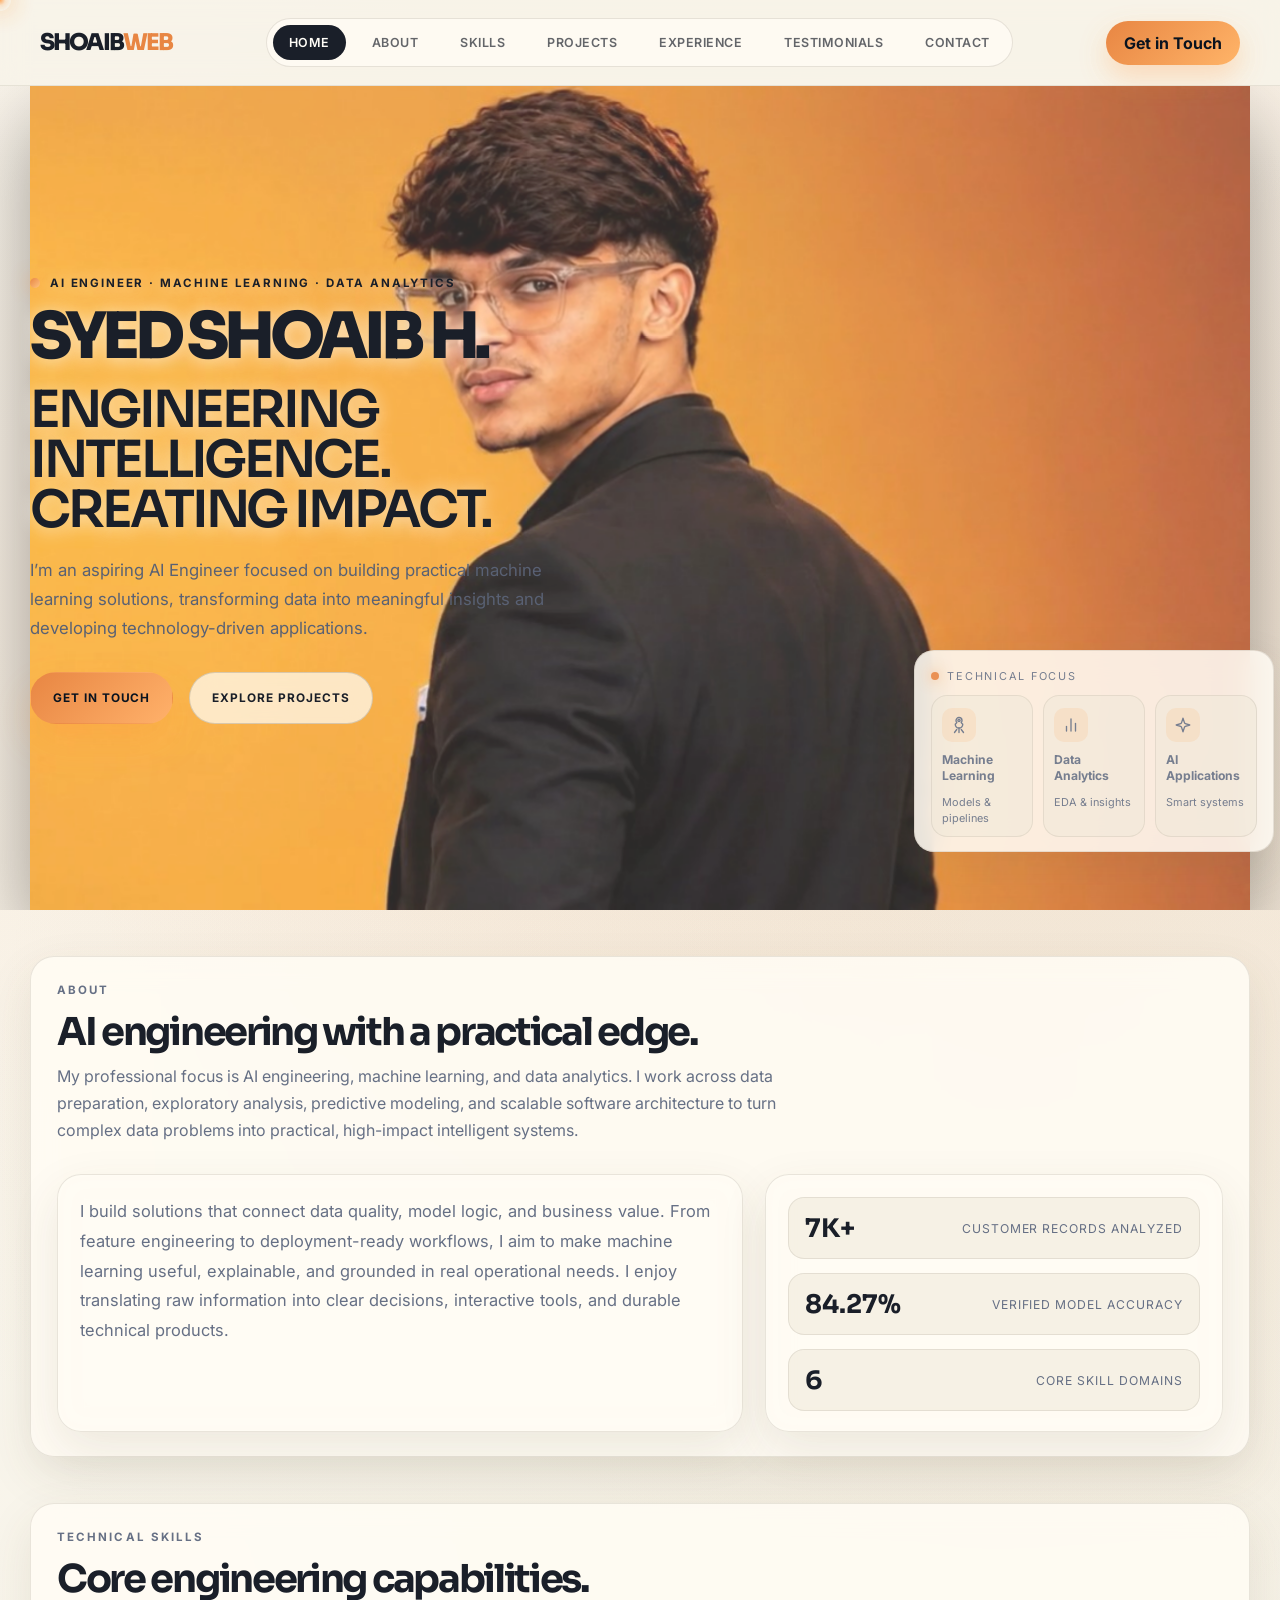
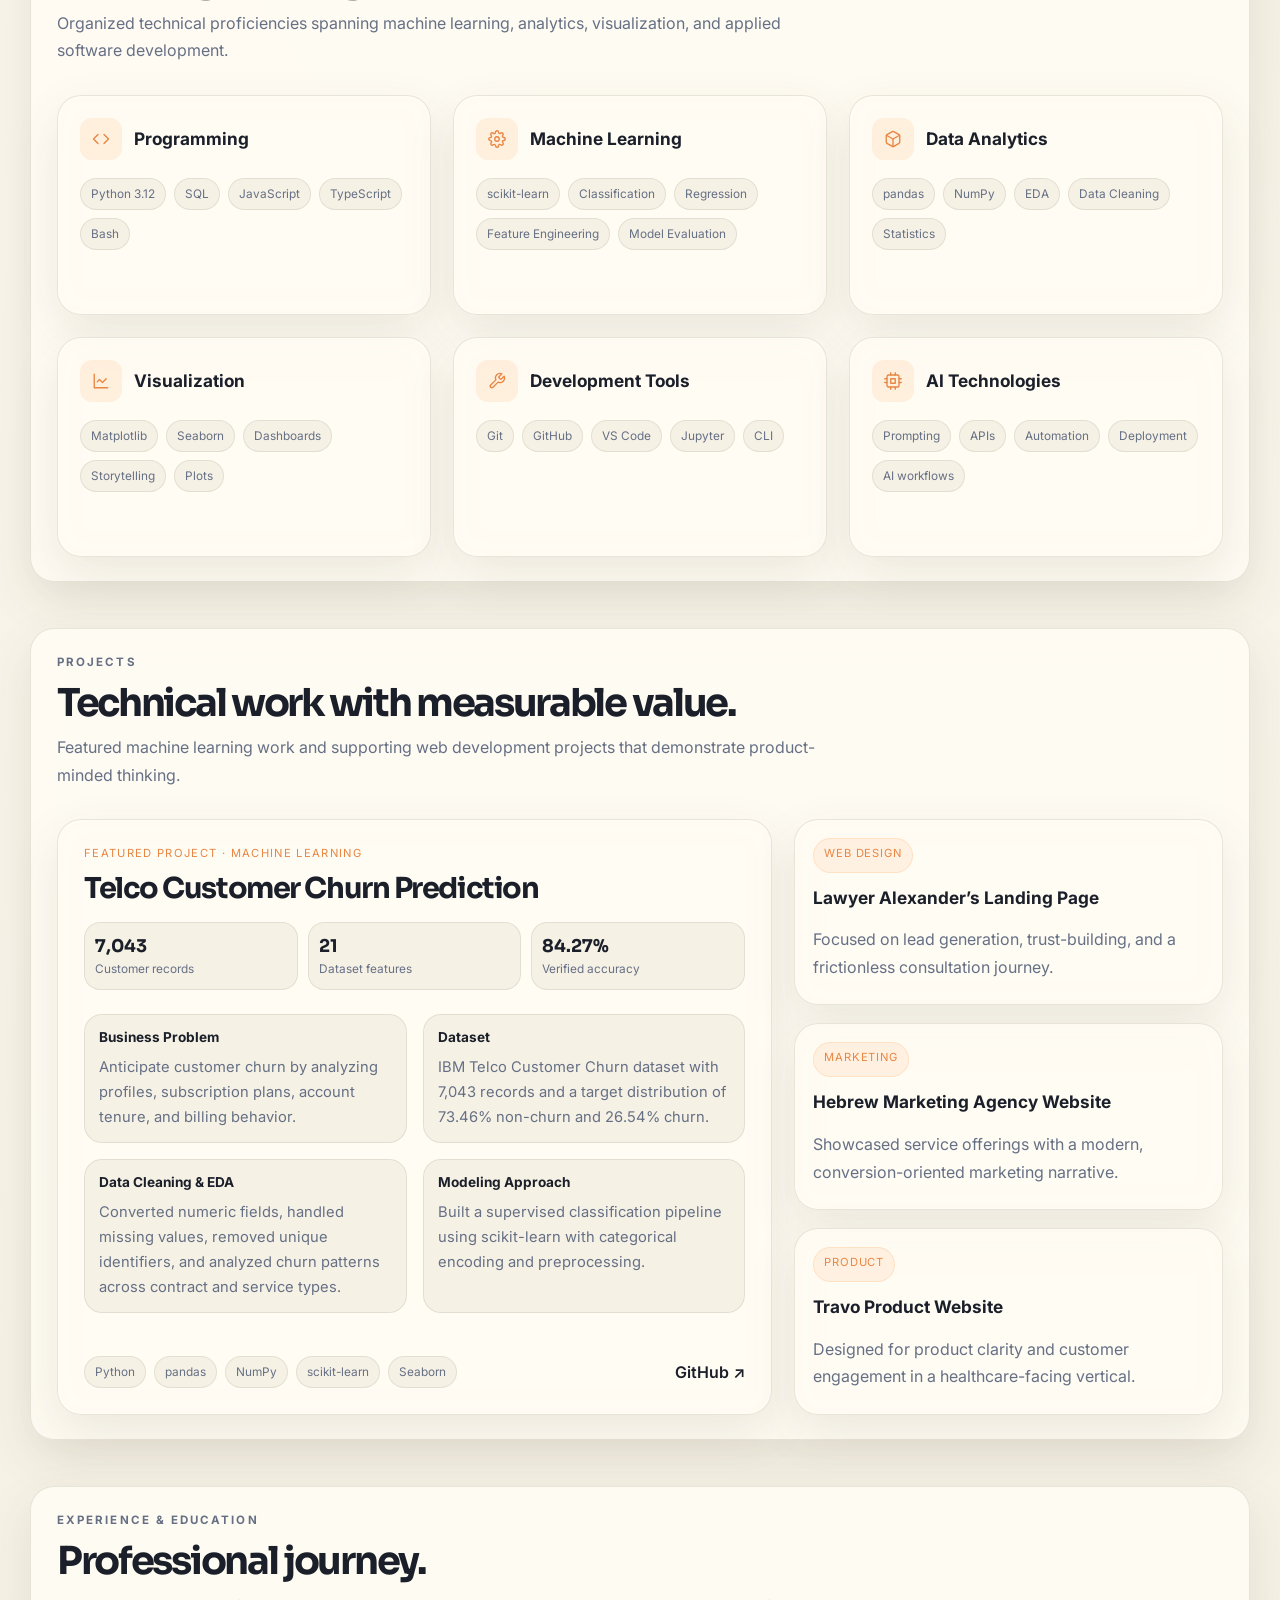
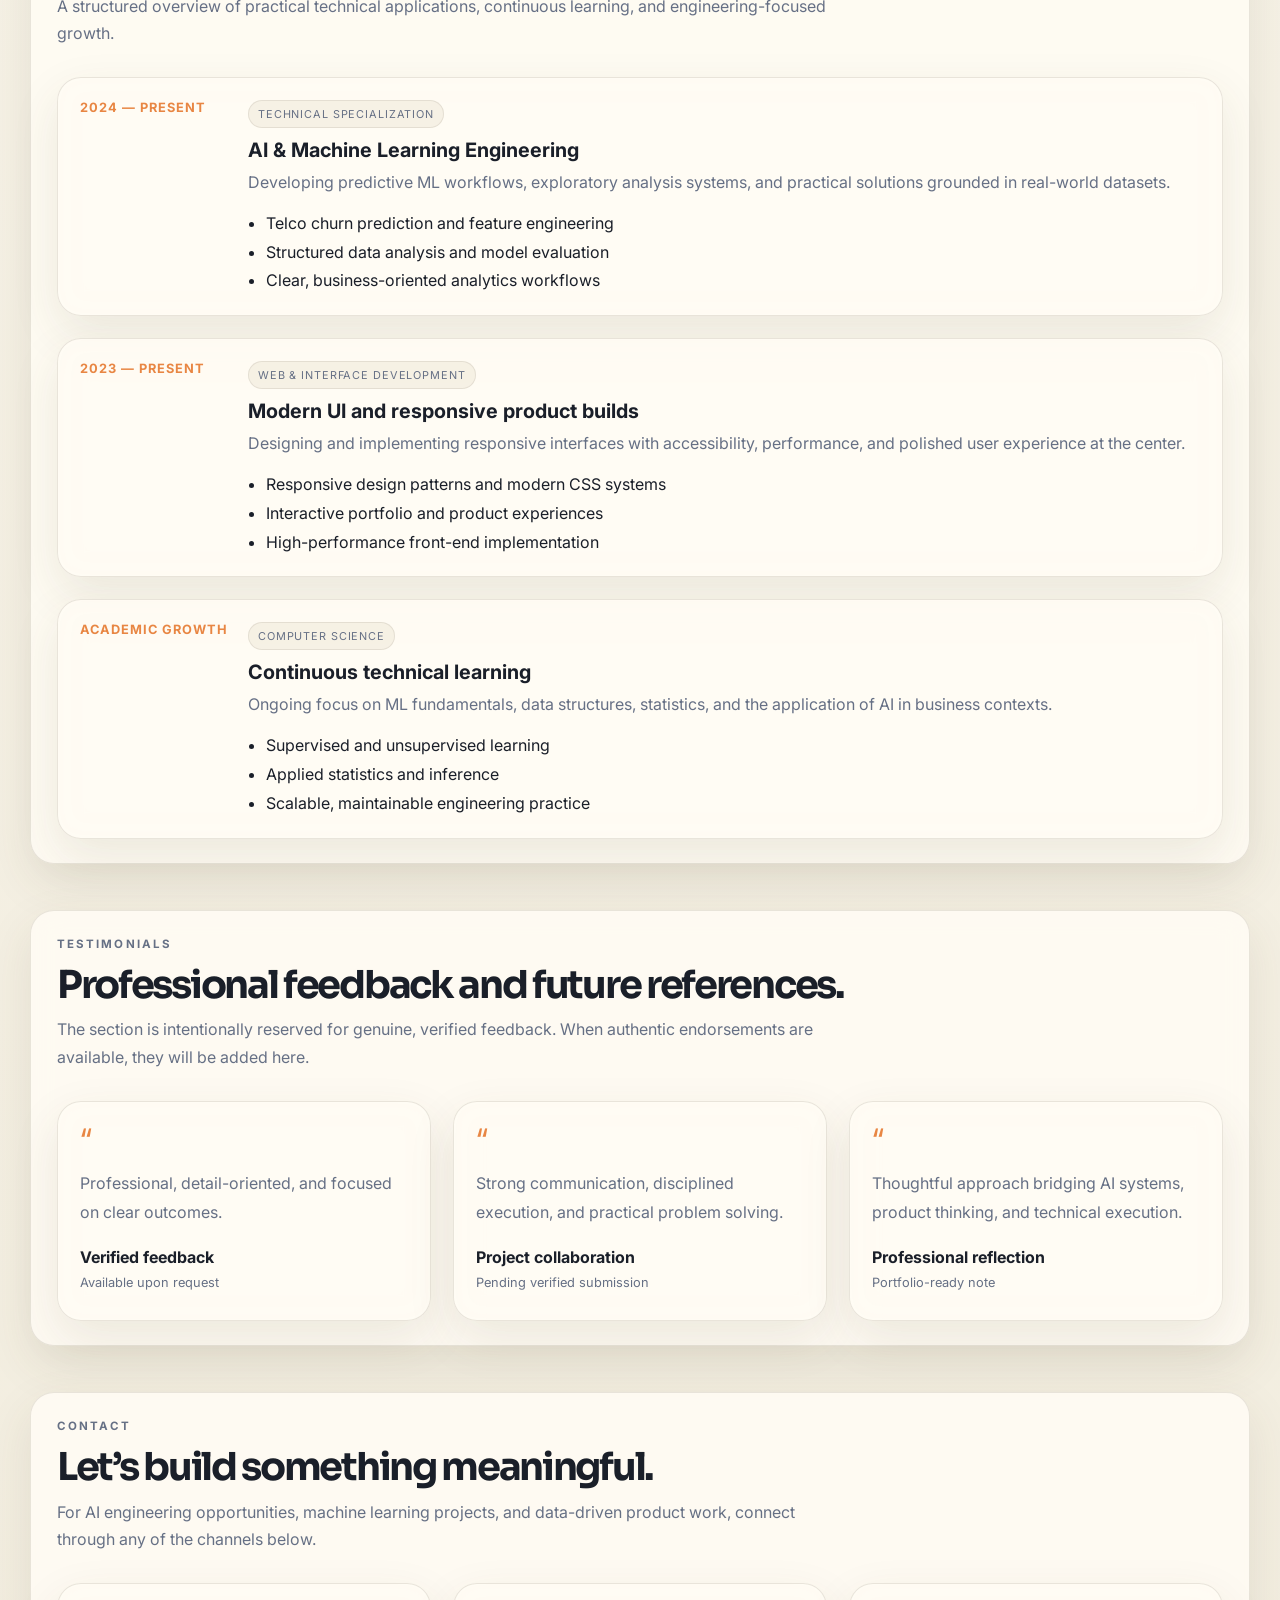
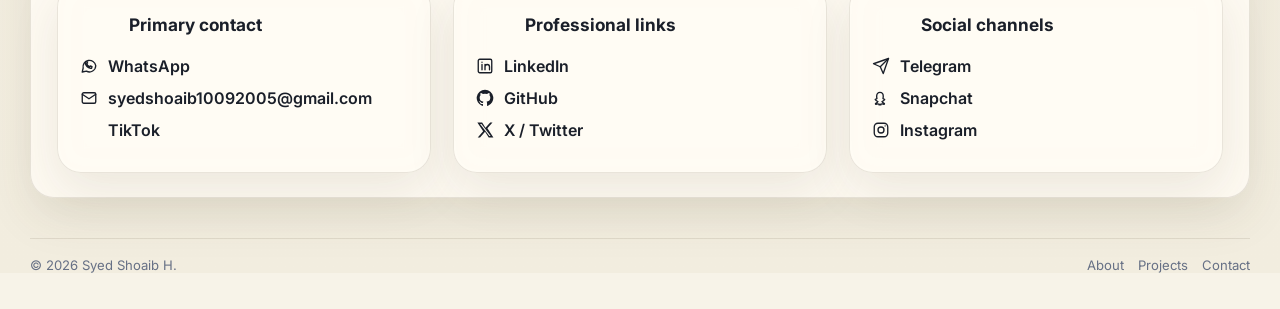
<file: index.html>
<!DOCTYPE html>
<html lang="en">
  <head>
    <meta charset="UTF-8" />
    <meta name="viewport" content="width=device-width, initial-scale=1.0" />
    <meta name="description" content="AI Engineer portfolio for Syed Shoaib H., focused on machine learning, data analytics, and modern intelligent product development." />
    <title>Syed Shoaib H. — AI Engineer | Machine Learning & Data Analytics</title>
    <link rel="preconnect" href="https://fonts.googleapis.com" />
    <link rel="preconnect" href="https://fonts.gstatic.com" crossorigin />
    <link href="https://fonts.googleapis.com/css2?family=Inter:wght@400;500;600;700;800&family=Sora:wght@400;500;600;700;800&display=swap" rel="stylesheet" />
    <style>
      :root {
        --bg: #101b2e;
        --bg-2: #17243a;
        --panel: rgba(23, 36, 58, 0.78);
        --text: #f5f7fa;
        --muted: #aab5c5;
        --orange: #ff963d;
        --shadow: 0 24px 60px rgba(0, 0, 0, 0.42);
      }
      * { box-sizing: border-box; }
      html { scroll-behavior: smooth; background: var(--bg); }
      body {
        margin: 0; min-height: 100vh;
        background: radial-gradient(circle at top right, rgba(255, 150, 61, 0.18), transparent 26%), radial-gradient(circle at left center, rgba(62, 115, 213, 0.18), transparent 35%), linear-gradient(180deg, #0c1425 0%, #101b2e 26%, #0b1424 100%);
        color: var(--text); font-family: 'Inter', sans-serif; overflow-x: hidden;
      }
      a { color: inherit; text-decoration: none; }
      img { max-width: 100%; display: block; }
      button { font: inherit; }
      .page-shell { position: relative; min-height: 100vh; isolation: isolate; }
      .page-shell::before, .page-shell::after { content: ""; position: absolute; inset: 0; pointer-events: none; }
      .page-shell::before {
        background: radial-gradient(circle at 20% 12%, rgba(255, 150, 61, 0.12), transparent 18%), radial-gradient(circle at 77% 24%, rgba(60, 112, 201, 0.14), transparent 22%), linear-gradient(90deg, rgba(255, 255, 255, 0.02), transparent 30%, rgba(255, 255, 255, 0.015) 60%, transparent 100%);
        z-index: -2;
      }
      .page-shell::after {
        background-image: linear-gradient(rgba(255,255,255,0.015) 1px, transparent 1px), linear-gradient(90deg, rgba(255,255,255,0.01) 1px, transparent 1px);
        background-size: 34px 34px; mask-image: radial-gradient(circle at center, black 30%, transparent 90%); z-index: -1;
      }
      .cursor-glow {
        position: fixed; left: 0; top: 0; width: 22px; height: 22px; border-radius: 50%; pointer-events: none; transform: translate(-50%, -50%);
        background: radial-gradient(circle, rgba(255, 150, 61, 0.9) 0%, rgba(255, 150, 61, 0.2) 35%, rgba(255, 150, 61, 0) 72%); box-shadow: 0 0 24px rgba(255, 150, 61, 0.55); opacity: 0.9; z-index: 99; transition: opacity 0.15s ease;
      }
      .topbar { position: sticky; top: 0; z-index: 20; backdrop-filter: blur(14px); background: rgba(12, 20, 37, 0.3); border-bottom: 1px solid rgba(255, 255, 255, 0.05); }
      .topbar-inner { width: min(1200px, calc(100% - 36px)); margin: 0 auto; padding: 18px 0; display: flex; align-items: center; justify-content: space-between; gap: 18px; }
      .brand { display: inline-flex; align-items: center; font-family: 'Sora', sans-serif; font-weight: 800; letter-spacing: -0.08em; font-size: clamp(1.15rem, 1.8vw, 1.7rem); }
      .brand .brand-s { color: var(--text); }
      .brand .brand-w { color: var(--orange); }
      .nav-toggle { display: none; }
      .nav { display: flex; align-items: center; gap: 10px; padding: 6px; border: 1px solid rgba(255,255,255,0.12); border-radius: 999px; background: rgba(18,29,46,0.6); }
      .nav a { padding: 10px 16px; border-radius: 999px; color: rgba(245,247,250,0.78); font-size: 0.78rem; font-weight: 600; letter-spacing: 0.04em; text-transform: uppercase; transition: 180ms ease; }
      .nav a:hover, .nav a.active { color: #08111e; background: rgba(245,247,250,0.95); }
      .header-cta { display: inline-flex; align-items: center; justify-content: center; padding: 12px 18px; border-radius: 999px; background: linear-gradient(135deg, var(--orange) 0%, #ffb468 100%); color: #09131f; font-weight: 700; box-shadow: 0 12px 28px rgba(255,150,61,0.28); }
      main { width: min(1220px, calc(100% - 32px)); margin: 0 auto; padding-bottom: 40px; }
      section { scroll-margin-top: 96px; }
      .hero {
        position: relative;
        isolation: isolate;
        width: 100vw;
        height: calc(100svh - 76px);
        min-height: 620px;
        max-height: 920px;
        margin-left: calc(50% - 50vw);
        padding: 0;
        overflow: hidden;
      }
      .hero-inner {
        position: relative;
        width: min(1220px, calc(100% - 32px));
        height: 100%;
        margin: 0 auto;
        display: flex;
        align-items: center;
      }
      .hero-copy { position: relative; z-index: 4; width: min(620px, 54vw); }
      .eyebrow { display: inline-flex; align-items: center; gap: 10px; margin-bottom: 18px; color: rgba(245,247,250,0.88); letter-spacing: 0.16em; font-size: 0.72rem; font-weight: 700; text-transform: uppercase; }
      .eyebrow::before { content: ""; width: 10px; height: 10px; border-radius: 50%; background: linear-gradient(135deg, var(--orange), #ffc27e); box-shadow: 0 0 18px rgba(255,150,61,0.7); }
      h1 { margin: 0; font-family: 'Sora', sans-serif; font-size: clamp(2.8rem, 5vw, 5.4rem); line-height: 0.92; letter-spacing: -0.08em; font-weight: 800; }
      h2 { margin: 18px 0 20px; font-family: 'Sora', sans-serif; font-size: clamp(2.2rem, 4vw, 4.1rem); line-height: 0.98; letter-spacing: -0.06em; font-weight: 600; max-width: 620px; }
      .hero-copy p { margin: 0; max-width: 540px; color: var(--muted); font-size: 1.05rem; line-height: 1.75; }
      .cta-row { display: flex; flex-wrap: wrap; gap: 16px; margin-top: 28px; }
      .primary-button, .secondary-button { display: inline-flex; align-items: center; justify-content: center; gap: 10px; min-height: 52px; padding: 0 22px; border-radius: 999px; border: 1px solid transparent; text-transform: uppercase; letter-spacing: 0.08em; font-size: 0.74rem; font-weight: 700; transition: transform 180ms ease, box-shadow 180ms ease, border-color 180ms ease; }
      .primary-button { background: linear-gradient(135deg, var(--orange), #ffb16a); color: #09131f; box-shadow: 0 18px 36px rgba(255,150,61,0.22); }
      .secondary-button { border-color: rgba(255,255,255,0.12); background: rgba(255,255,255,0.02); color: var(--text); }
      .primary-button:hover, .secondary-button:hover { transform: translateY(-2px); }
      .hero-visual {
        position: absolute;
        inset: 0;
        z-index: 1;
        display: block;
        min-height: 100%;
        pointer-events: none;
      }
      .hero-visual::before {
        content: "";
        position: absolute;
        inset: 0;
        z-index: 3;
        background: rgba(15, 23, 38, 0.06);
        pointer-events: none;
      }
      .portrait-wrap { position: absolute; inset: 0; width: 100%; height: 100%; aspect-ratio: auto; display: block; }
      .portrait-glow { display: none; }
      .portrait-orbit { display: none; }
      .orbit-1 { inset: 10% 14% 18% 14%; }
      .orbit-2 { inset: 20% 24% 24% 24%; animation-duration: 28s; }
      @keyframes drift { 0% { transform: rotate(0deg) scale(1); } 50% { transform: rotate(180deg) scale(1.04); } 100% { transform: rotate(360deg) scale(1); } }
      .portrait-card {
        --portrait-scale: 1.018;
        --portrait-y: 0px;
        position: absolute;
        inset: 0;
        width: 100%;
        height: 100%;
        border-radius: 0;
        overflow: hidden;
        border: 0;
        background: linear-gradient(180deg, rgba(255,255,255,0.06), rgba(255,255,255,0.02));
        box-shadow: 0 32px 80px rgba(0,0,0,0.38);
        z-index: 1;
        isolation: isolate;
      }
      .portrait-card canvas {
        width: 100%;
        height: 100%;
        display: block;
        transform: scale(var(--portrait-scale)) translate3d(0, var(--portrait-y), 0);
        transform-origin: 50% 48%;
        transition: transform 80ms linear;
        filter: none;
        will-change: transform;
      }
      .portrait-card::after {
        content: "";
        position: absolute;
        inset: 0;
        z-index: 2;
        pointer-events: none;
        background: rgba(15, 23, 38, 0.04);
      }
      .tech-focus { position: absolute; right: -2%; bottom: 7%; width: min(82%, 360px); padding: 18px 16px 14px; border: 1px solid rgba(255,255,255,0.09); border-radius: 20px; background: rgba(15,25,39,0.84); backdrop-filter: blur(14px); box-shadow: var(--shadow); z-index: 2; }
      .tech-focus-header { display: flex; align-items: center; gap: 8px; margin-bottom: 12px; color: rgba(245,247,250,0.76); font-size: 0.68rem; letter-spacing: 0.16em; text-transform: uppercase; }
      .tech-focus-header::before { content: ""; width: 8px; height: 8px; border-radius: 50%; background: var(--orange); box-shadow: 0 0 14px rgba(255,150,61,0.8); }
      .tech-focus-grid { display: grid; grid-template-columns: repeat(3, minmax(0, 1fr)); gap: 10px; }
      .tech-card { display: flex; flex-direction: column; gap: 10px; min-height: 110px; padding: 12px 10px 10px; border-radius: 16px; background: linear-gradient(180deg, rgba(255,255,255,0.04), rgba(255,255,255,0.015)); border: 1px solid rgba(255,255,255,0.06); }
      .tech-icon { display: inline-flex; align-items: center; justify-content: center; width: 34px; height: 34px; border-radius: 10px; background: rgba(255,150,61,0.13); color: var(--orange); }
      .tech-card strong { display: block; font-size: 0.76rem; line-height: 1.35; }
      .tech-card span { color: var(--muted); font-size: 0.68rem; line-height: 1.45; }
      .content-card { margin-top: 46px; background: rgba(19,31,49,0.7); border: 1px solid rgba(255,255,255,0.08); border-radius: 24px; padding: 24px 26px; box-shadow: var(--shadow); }
      .section-header { display: flex; flex-direction: column; gap: 10px; margin-bottom: 30px; }
      .section-label { margin: 0; color: var(--orange); font-size: 0.72rem; font-weight: 700; letter-spacing: 0.18em; text-transform: uppercase; }
      .section-header h3 { margin: 0; font-family: 'Sora', sans-serif; font-size: clamp(2rem, 3vw, 3rem); line-height: 1.1; letter-spacing: -0.06em; }
      .section-header p { margin: 0; max-width: 780px; color: var(--muted); line-height: 1.7; }
      .about-grid, .skills-grid, .projects-grid, .timeline, .testimonial-grid, .contact-grid { display: grid; gap: 22px; }
      .about-grid { grid-template-columns: 1.2fr 0.8fr; }
      .about-copy, .about-badges, .skill-card, .project-feature, .mini-project, .timeline-item, .testimonial-card, .contact-card { background: rgba(18,30,48,0.76); border: 1px solid rgba(255,255,255,0.08); border-radius: 24px; padding: 22px 22px 20px; box-shadow: var(--shadow); }
      .about-copy p { margin: 0; color: var(--muted); font-size: 1.03rem; line-height: 1.8; }
      .about-badges { display: flex; flex-direction: column; justify-content: center; gap: 14px; }
      .stat-pill { display: flex; justify-content: space-between; align-items: center; gap: 14px; padding: 14px 16px; border-radius: 16px; background: rgba(255,255,255,0.02); border: 1px solid rgba(255,255,255,0.06); }
      .stat-pill strong { font-family: 'Sora', sans-serif; font-size: clamp(1.3rem, 2vw, 2rem); color: var(--text); }
      .stat-pill span { color: var(--muted); font-size: 0.76rem; letter-spacing: 0.08em; text-transform: uppercase; }
      .skills-grid { grid-template-columns: repeat(3, minmax(0, 1fr)); }
      .skill-card { min-height: 220px; }
      .skill-top { display: flex; align-items: center; gap: 12px; margin-bottom: 16px; }
      .skill-icon { width: 42px; height: 42px; display: inline-flex; align-items: center; justify-content: center; border-radius: 12px; background: rgba(255,150,61,0.12); color: var(--orange); }
      .skill-card h4 { margin: 0; font-size: 1.08rem; }
      .skill-card ul { list-style: none; display:flex; flex-wrap:wrap; gap:8px; padding:0; margin:18px 0 0; }
      .skill-card li { padding: 8px 10px; background: rgba(255,255,255,0.04); border: 1px solid rgba(255,255,255,0.06); border-radius: 999px; color: var(--muted); font-size: 0.74rem; }
      .projects-grid { grid-template-columns: 1.25fr 0.75fr; }
      .project-feature { padding: 26px; }
      .project-feature-header { display: flex; justify-content: space-between; gap: 18px; align-items: flex-start; }
      .project-badge { color: var(--orange); font-size: 0.7rem; letter-spacing: 0.12em; text-transform: uppercase; margin-bottom: 10px; }
      .project-feature h4 { margin: 0; font-family: 'Sora', sans-serif; font-size: clamp(1.8rem, 2vw, 2.5rem); letter-spacing: -0.05em; }
      .project-metrics { display: grid; grid-template-columns: repeat(3, minmax(0, 1fr)); gap: 10px; margin-top: 16px; }
      .metric { border-radius: 16px; padding: 12px 10px; background: rgba(255,255,255,0.02); border: 1px solid rgba(255,255,255,0.05); }
      .metric strong { display: block; font-size: 1.1rem; font-family: 'Sora', sans-serif; }
      .metric span { color: var(--muted); font-size: 0.74rem; }
      .project-detail-grid { margin-top: 24px; display: grid; grid-template-columns: repeat(2, minmax(0, 1fr)); gap: 16px; }
      .detail-box { background: rgba(255,255,255,0.02); border: 1px solid rgba(255,255,255,0.05); border-radius: 18px; padding: 14px 14px 12px; }
      .detail-box h5 { margin: 0 0 10px; display:flex; align-items:center; gap:8px; font-size:0.85rem; }
      .detail-box p { margin:0; color: var(--muted); line-height:1.7; font-size:0.92rem; }
      .project-footer { display:flex; justify-content:space-between; gap:18px; align-items:center; margin-top:24px; border-top:1px solid rgba(255,255,255,0.08); padding-top:18px; }
      .tech-stack { display:flex; flex-wrap:wrap; gap:8px; }
      .tech-stack span { padding: 8px 10px; border-radius: 999px; background: rgba(255,255,255,0.04); border: 1px solid rgba(255,255,255,0.05); color: var(--muted); font-size: 0.74rem; }
      .repo-link { display: inline-flex; align-items:center; gap:8px; color: var(--text); font-weight:600; }
      .supporting-projects { display:grid; gap:18px; }
      .mini-project { display:grid; gap:14px; padding:18px; }
      .mini-project h4 { margin:0; font-size:1.08rem; }
      .mini-project p { margin:0; color: var(--muted); line-height:1.72; }
      .mini-project .tag { display: inline-flex; width: fit-content; padding: 7px 10px; border-radius: 999px; background: rgba(255,150,61,0.1); border: 1px solid rgba(255,150,61,0.18); color: var(--orange); font-size: 0.7rem; letter-spacing: 0.08em; text-transform: uppercase; }
      .timeline { grid-template-columns: 1fr; }
      .timeline-item { display:grid; grid-template-columns: 150px 1fr; align-items:start; gap:18px; }
      .timeline-period { color: var(--orange); font-size: 0.8rem; font-weight: 700; letter-spacing: 0.08em; text-transform: uppercase; }
      .timeline-content h4 { margin:0 0 6px; font-size:1.24rem; }
      .timeline-type { display:inline-flex; margin-bottom:10px; padding:6px 9px; border-radius:999px; background:rgba(255,255,255,0.04); border: 1px solid rgba(255,255,255,0.06); color: var(--muted); font-size:0.68rem; text-transform: uppercase; letter-spacing:0.08em; }
      .timeline-content p { margin:0 0 12px; color: var(--muted); line-height:1.8; }
      .timeline-content ul { margin:0; padding-left:18px; color: var(--text); line-height:1.8; }
      .testimonial-grid { grid-template-columns: repeat(3, minmax(0, 1fr)); }
      .testimonial-card { min-height: 220px; }
      .testimonial-card .quote-mark { font-size:2.2rem; color:var(--orange); line-height:1; margin-bottom:10px; }
      .testimonial-card p { margin:0 0 20px; color: var(--muted); line-height:1.8; }
      .testimonial-card strong { display:block; margin-bottom:4px; }
      .testimonial-card span { color: var(--muted); font-size:0.8rem; }
      .contact-grid { grid-template-columns: repeat(3, minmax(0, 1fr)); }
      .contact-card { min-height: 190px; }
      .contact-card strong { display:block; margin-bottom:12px; font-size:1.08rem; }
      .contact-card .contact-heading { display:flex; align-items:center; gap:11px; }
      .contact-heading-icon { display:inline-flex; align-items:center; justify-content:center; flex:0 0 38px; width:38px; height:38px; border:1px solid rgba(255,150,61,0.22); border-radius:12px; background:rgba(255,150,61,0.1); color:var(--orange); }
      .contact-heading-icon svg { width:20px; height:20px; }
      .contact-heading-icon.contact-icon-pending, .contact-tiktok-icon.contact-icon-pending { opacity:0; transform:scale(0.3) translateY(10px) rotate(-12deg); }
      .contact-heading-icon.contact-icon-visible, .contact-tiktok-icon.contact-icon-visible { animation: contact-icon-pop 720ms cubic-bezier(0.2, 1.4, 0.4, 1) both; }
      .contact-card:nth-child(2) .contact-heading-icon.contact-icon-visible { animation-delay:100ms; }
      .contact-card:nth-child(3) .contact-heading-icon.contact-icon-visible { animation-delay:200ms; }
      @keyframes contact-icon-pop {
        0% { opacity:0; transform:scale(0.3) translateY(10px) rotate(-12deg); }
        70% { opacity:1; transform:scale(1.2) translateY(-5px) rotate(5deg); }
        100% { opacity:1; transform:scale(1) translateY(0) rotate(0); }
      }
      .contact-list { display:flex; flex-direction:column; gap:12px; }
      .contact-link { display:inline-flex; align-items:center; gap:10px; color: var(--text); font-weight:600; }
      .contact-link:hover { color: var(--orange); }
      .contact-link svg { width:18px; height:18px; }
      footer { width: min(1220px, calc(100% - 32px)); margin: 0 auto 36px; padding-top:18px; border-top:1px solid rgba(255,255,255,0.08); display:flex; justify-content:space-between; align-items:center; gap:14px; color: var(--muted); font-size:0.82rem; }
      .footer-links { display:flex; flex-wrap:wrap; gap:14px; }
      .footer-links a:hover { color: var(--text); }
      @media (max-width: 980px) {
        .about-grid, .projects-grid, .contact-grid { grid-template-columns: 1fr; }
        .hero-inner { width: calc(100% - 48px); min-height: 100%; padding-top: 0; }
        .hero-copy { width: min(600px, 64vw); }
        .hero-visual { position: absolute; inset: 0; min-height: 100%; }
        .portrait-wrap { position: absolute; inset: 0; width: 100%; height: 100%; aspect-ratio: auto; }
        .portrait-card { position: absolute; inset: 0; width: 100%; height: 100%; border-radius: 0; }
        .tech-focus { right: 24px; bottom: 28px; width: min(360px, 44vw); }
        .skills-grid { grid-template-columns: repeat(2, minmax(0, 1fr)); }
      }
      @media (max-width: 740px) {
        .topbar-inner { width: min(100% - 22px, 1200px); }
        .nav-toggle { display: inline-flex; }
        .nav { position: absolute; top: calc(100% + 10px); right: 12px; display: none; flex-direction: column; align-items: stretch; width: min(260px, calc(100vw - 36px)); border-radius: 18px; background: rgba(17,27,39,0.96); padding: 12px; }
        .nav.open { display: flex; }
        .nav a { padding: 12px 14px; border-radius: 10px; }
        .header-cta { display: none; }
        .hero {
          height: calc(100svh - 68px);
          min-height: 700px;
          max-height: 820px;
          padding: 0;
        }
        .hero-inner {
          width: calc(100% - 40px);
          min-height: 100%;
          align-items: center;
          padding: 0;
        }
        .hero-copy { width: 100%; max-width: 430px; }
        .hero-copy p { max-width: 330px; font-size: 0.9rem; }
        .cta-row { flex-direction: column; align-items: stretch; }
        .primary-button, .secondary-button { width: 100%; }
        .hero-visual {
          position: absolute;
          inset: 0;
          min-height: 100%;
          margin: 0;
        }
        .hero-visual::before {
          background:
            linear-gradient(180deg, rgba(8, 15, 28, 0.42) 0%, rgba(8, 15, 28, 0.16) 34%, rgba(8, 15, 28, 0.78) 100%),
            linear-gradient(90deg, rgba(8, 15, 28, 0.82) 0%, rgba(8, 15, 28, 0.16) 100%);
        }
        .portrait-wrap { position: absolute; inset: 0; width: 100%; height: 100%; aspect-ratio: auto; }
        .portrait-card { position: absolute; inset: 0; width: 100%; height: 100%; border-radius: 0; }
        .tech-focus { position: absolute; right: 16px; bottom: 18px; width: 190px; margin: 0; }
        .skills-grid, .testimonial-grid, .project-detail-grid, .contact-grid { grid-template-columns: 1fr; }
        .timeline-item { grid-template-columns: 1fr; }
        footer { flex-direction: column; align-items: flex-start; }
      }
      @media (prefers-reduced-motion: reduce) { html { scroll-behavior: auto; } .cursor-glow, .portrait-orbit, .primary-button, .secondary-button, .nav a, .header-cta { animation: none !important; transition: none !important; } .contact-heading-icon, .contact-heading-icon.contact-icon-pending { opacity:1; transform:none; animation:none !important; } }

      /* Crisp cream palette: layout and content remain unchanged. */
      :root {
        --bg: #F7F3E8;
        --bg-2: #EEE7D7;
        --panel: rgba(255, 252, 244, 0.88);
        --text: #1A1F29;
        --muted: #667085;
        --orange: #E88643;
        --shadow: 0 24px 60px rgba(82, 68, 43, 0.12);
      }

      html { background: var(--bg); }
      body {
        background:
          radial-gradient(circle at 82% 12%, rgba(232, 134, 67, 0.13), transparent 22%),
          linear-gradient(180deg, #FBF8F0 0%, #F7F3E8 48%, #F2EDDF 100%);
        color: var(--text);
      }

      .page-shell::before {
        background:
          radial-gradient(circle at 18% 12%, rgba(232, 134, 67, 0.08), transparent 18%),
          radial-gradient(circle at 78% 22%, rgba(184, 168, 130, 0.10), transparent 25%);
      }

      .topbar {
        background: rgba(247, 243, 232, 0.82);
        border-bottom-color: rgba(84, 74, 55, 0.10);
      }

      .nav {
        border-color: rgba(84, 74, 55, 0.14);
        background: rgba(255, 252, 244, 0.82);
      }

      .nav a {
        color: rgba(26, 31, 41, 0.68);
      }

      .nav a:hover,
      .nav a.active {
        color: #FFFDF7;
        background: #1A1F29;
      }

      .hero-visual::before {
        background: rgba(247, 243, 232, 0.10);
      }

      .portrait-card::after {
        background: rgba(247, 243, 232, 0.08);
      }

      .hero-copy h1,
      .hero-copy h2,
      .eyebrow {
        color: var(--text);
        text-shadow: 0 2px 18px rgba(255, 252, 244, 0.72);
      }

      .hero-copy p {
        color: #596174;
      }

      .secondary-button {
        border-color: rgba(26, 31, 41, 0.16);
        background: rgba(255, 252, 244, 0.72);
        color: var(--text);
        backdrop-filter: blur(12px);
      }

      .tech-focus,
      .content-card,
      .about-copy,
      .about-badges,
      .skill-card,
      .project-feature,
      .mini-project,
      .timeline-item,
      .testimonial-card,
      .contact-card {
        background: rgba(255, 252, 244, 0.88);
        border-color: rgba(84, 74, 55, 0.13);
        box-shadow: 0 18px 48px rgba(82, 68, 43, 0.10);
        backdrop-filter: blur(14px);
      }

      .tech-focus {
        color: var(--text);
      }

      .tech-focus-header,
      .tech-card strong,
      .tech-card span,
      .section-header p,
      .about-copy p,
      .stat-pill span,
      .skill-card li,
      .metric span,
      .detail-box p,
      .tech-stack span,
      .mini-project p,
      .timeline-content p,
      .testimonial-card p,
      .testimonial-card span,
      footer {
        color: var(--muted);
      }

      .tech-card,
      .stat-pill,
      .skill-card li,
      .metric,
      .detail-box,
      .tech-stack span,
      .timeline-type {
        border-color: rgba(84, 74, 55, 0.11);
        background: rgba(238, 231, 215, 0.52);
      }

      .contact-link,
      .repo-link,
      .stat-pill strong,
      .skill-card h4,
      .project-feature h4,
      .mini-project h4,
      .timeline-content h4,
      .testimonial-card strong {
        color: var(--text);
      }

      footer {
        border-top-color: rgba(84, 74, 55, 0.12);
      }

      .footer-links a:hover {
        color: var(--text);
      }

      @media (max-width: 740px) {
        .hero-visual::before {
          background: rgba(247, 243, 232, 0.12);
        }
      }

      /* Mobile and tablet responsiveness: desktop styles remain unchanged. */
      html,
      body {
        max-width: 100%;
        overflow-x: clip;
      }

      main,
      footer,
      .topbar-inner,
      .hero-inner,
      .content-card {
        min-width: 0;
      }

      .content-card,
      .about-copy,
      .about-badges,
      .skill-card,
      .project-feature,
      .mini-project,
      .timeline-item,
      .testimonial-card,
      .contact-card,
      .tech-focus {
        min-width: 0;
      }

      .contact-card,
      .contact-list,
      .contact-heading,
      .contact-link {
        max-width: 100%;
      }

      .contact-link {
        min-width: 0;
        overflow-wrap: anywhere;
      }

      @media (max-width: 1024px) {
        main {
          width: calc(100% - 40px);
        }

        .topbar-inner {
          width: calc(100% - 32px);
        }

        .portfolio-hero,
        .hero-inner {
          width: 100%;
        }

        .hero-inner {
          padding-inline: 24px;
        }

        .hero-copy {
          width: min(56vw, 560px);
        }

        .about-grid,
        .projects-grid,
        .contact-grid {
          grid-template-columns: 1fr;
        }

        .skills-grid,
        .testimonial-grid {
          grid-template-columns: repeat(2, minmax(0, 1fr));
        }

        .project-detail-grid {
          grid-template-columns: repeat(2, minmax(0, 1fr));
        }

        .content-card {
          width: 100%;
          margin-inline: auto;
          padding-inline: clamp(18px, 3vw, 26px);
        }

        .tech-focus {
          right: 24px;
          bottom: 24px;
          width: min(360px, 42vw);
        }
      }

      @media (max-width: 740px) {
        .topbar-inner {
          width: calc(100% - 28px);
          min-height: 68px;
          padding: 10px 0;
        }

        .brand {
          font-size: 1.25rem;
        }

        .nav-toggle {
          width: 44px;
          height: 44px;
          display: inline-flex;
          align-items: center;
          justify-content: center;
          flex-direction: column;
          gap: 5px;
          border: 1px solid rgba(84, 74, 55, 0.14);
          border-radius: 50%;
          background: rgba(255, 252, 244, 0.92);
          color: var(--text);
          line-height: 1;
        }

        .nav-toggle span {
          width: 18px;
          height: 1.5px;
          display: block;
          border-radius: 2px;
          background: currentColor;
          transition: transform 180ms ease, opacity 180ms ease;
        }

        .nav-toggle[aria-expanded="true"] span:nth-child(1) {
          transform: translateY(6.5px) rotate(45deg);
        }

        .nav-toggle[aria-expanded="true"] span:nth-child(2) {
          opacity: 0;
        }

        .nav-toggle[aria-expanded="true"] span:nth-child(3) {
          transform: translateY(-6.5px) rotate(-45deg);
        }

        .nav {
          position: absolute;
          top: calc(100% + 8px);
          right: 14px;
          left: 14px;
          width: auto;
          max-height: calc(100svh - 92px);
          display: flex;
          visibility: hidden;
          opacity: 0;
          transform: translateY(-8px) scale(0.98);
          transform-origin: top;
          pointer-events: none;
          overflow-y: auto;
          flex-direction: column;
          align-items: stretch;
          gap: 4px;
          border-radius: 16px;
          background: rgba(255, 252, 244, 0.98);
          padding: 8px;
          box-shadow: 0 18px 48px rgba(82, 68, 43, 0.18);
          transition: opacity 180ms ease, transform 180ms ease, visibility 180ms;
        }

        .nav.open {
          display: flex;
          visibility: visible;
          opacity: 1;
          transform: translateY(0) scale(1);
          pointer-events: auto;
        }

        .nav a {
          min-height: 46px;
          display: flex;
          align-items: center;
          border-radius: 10px;
          padding: 0 14px;
        }

        main {
          width: calc(100% - 32px);
          padding-bottom: 24px;
        }

        .hero {
          width: 100vw;
          height: min(820px, calc(100svh - 68px));
          min-height: 700px;
          max-height: 820px;
          margin-left: calc(50% - 50vw);
        }

        .hero-inner {
          width: calc(100% - 32px);
          align-items: flex-start;
          padding: clamp(58px, 9vh, 86px) 0 230px;
        }

        .hero-copy {
          width: 100%;
          max-width: 520px;
          padding-top: 0;
        }

        .eyebrow {
          max-width: 100%;
          margin-bottom: 14px;
          font-size: clamp(0.58rem, 2.2vw, 0.68rem);
          line-height: 1.4;
        }

        h1 {
          font-size: clamp(2.35rem, 11.5vw, 4.25rem);
          line-height: 0.94;
          letter-spacing: -0.065em;
          overflow-wrap: normal;
        }

        h2 {
          max-width: 520px;
          margin: 14px 0 16px;
          font-size: clamp(1.65rem, 7.5vw, 2.75rem);
          line-height: 1.02;
          letter-spacing: -0.045em;
        }

        .hero-copy p {
          max-width: 430px;
          font-size: clamp(0.82rem, 3.2vw, 0.95rem);
          line-height: 1.62;
        }

        .cta-row {
          max-width: 430px;
          flex-direction: row;
          gap: 8px;
          margin-top: 20px;
        }

        .primary-button,
        .secondary-button {
          width: auto;
          min-height: 48px;
          flex: 1 1 0;
          padding-inline: 14px;
          text-align: center;
        }

        .portrait-wrap,
        .portrait-card,
        .hero-visual {
          position: absolute;
          inset: 0;
          width: 100%;
          height: 100%;
        }

        .tech-focus {
          right: 16px;
          bottom: 16px;
          left: 16px;
          width: auto;
          max-width: none;
          padding: 10px;
          border-radius: 16px;
        }

        .tech-focus-header {
          margin-bottom: 8px;
          font-size: 0.58rem;
        }

        .tech-focus-grid {
          grid-template-columns: repeat(3, minmax(0, 1fr));
          gap: 6px;
        }

        .tech-card {
          min-height: 82px;
          gap: 6px;
          padding: 8px 7px;
          border-radius: 11px;
        }

        .tech-icon {
          width: 28px;
          height: 28px;
          border-radius: 8px;
        }

        .tech-card strong {
          font-size: 0.66rem;
        }

        .tech-card span {
          display: none;
        }

        .content-card {
          width: 100%;
          margin-top: 24px;
          border-radius: 18px;
          padding: 20px 16px;
        }

        .section-header {
          margin-bottom: 20px;
        }

        .section-header h3 {
          font-size: clamp(1.65rem, 8vw, 2.25rem);
        }

        .section-header p {
          font-size: 0.92rem;
        }

        .about-grid,
        .skills-grid,
        .projects-grid,
        .testimonial-grid,
        .project-detail-grid,
        .contact-grid {
          grid-template-columns: minmax(0, 1fr);
        }

        .about-copy,
        .about-badges,
        .skill-card,
        .project-feature,
        .mini-project,
        .timeline-item,
        .testimonial-card,
        .contact-card {
          width: 100%;
          max-width: 100%;
          border-radius: 16px;
          padding: 18px 16px;
        }

        .about-copy p,
        .timeline-content p,
        .testimonial-card p,
        .mini-project p {
          font-size: 0.92rem;
          line-height: 1.72;
        }

        .skills-grid,
        .testimonial-grid,
        .supporting-projects,
        .contact-grid,
        .timeline {
          gap: 12px;
        }

        .project-feature-header,
        .project-footer {
          flex-direction: column;
          align-items: flex-start;
        }

        .project-metrics {
          grid-template-columns: repeat(3, minmax(0, 1fr));
          gap: 6px;
        }

        .metric {
          padding: 10px 6px;
        }

        .metric strong {
          font-size: clamp(0.82rem, 4vw, 1.05rem);
        }

        .metric span {
          font-size: 0.62rem;
        }

        .tech-stack {
          width: 100%;
        }

        .timeline-item {
          grid-template-columns: minmax(0, 1fr);
        }

        .contact-grid {
          width: 100%;
        }

        .contact-card {
          box-sizing: border-box;
        }

        .contact-heading {
          align-items: flex-start;
        }

        .contact-link {
          min-height: 44px;
          width: 100%;
          font-size: 0.86rem;
        }

        footer {
          width: calc(100% - 32px);
          align-items: flex-start;
          gap: 10px;
        }
      }

      @media (max-width: 430px) {
        .hero-inner {
          padding-top: 44px;
        }

        .cta-row {
          flex-direction: column;
        }

        .primary-button,
        .secondary-button {
          width: 100%;
          flex-basis: auto;
        }

        .hero-copy p {
          max-width: 310px;
        }

        .project-metrics {
          grid-template-columns: 1fr;
        }

        .metric {
          display: flex;
          align-items: center;
          justify-content: space-between;
          gap: 10px;
        }

        .metric span {
          text-align: right;
        }
      }

      @media (max-width: 360px) {
        main,
        footer {
          width: calc(100% - 24px);
        }

        .topbar-inner,
        .hero-inner {
          width: calc(100% - 24px);
        }

        .hero-inner {
          padding-top: 34px;
        }

        h1 {
          font-size: 2.15rem;
        }

        h2 {
          font-size: 1.55rem;
        }

        .hero-copy p {
          max-width: 275px;
        }

        .tech-focus {
          right: 12px;
          bottom: 12px;
          left: 12px;
        }

        .tech-card {
          min-height: 76px;
        }

        .content-card {
          padding-inline: 12px;
        }
      }
    </style>
  </head>
  <body>
    <div class="page-shell">
      <div class="cursor-glow" aria-hidden="true"></div>
      <header class="topbar">
        <div class="topbar-inner">
          <div class="brand" aria-label="SHOAIBWEB brand"><span class="brand-s">SHOAIB</span><span class="brand-w">WEB</span></div>
          <button class="nav-toggle" type="button" aria-label="Open navigation" aria-expanded="false">
            <span></span>
            <span></span>
            <span></span>
          </button>
          <nav class="nav" aria-label="Main navigation">
            <a class="active" href="#home">Home</a>
            <a href="#about">About</a>
            <a href="#skills">Skills</a>
            <a href="#projects">Projects</a>
            <a href="#experience">Experience</a>
            <a href="#testimonials">Testimonials</a>
            <a href="#contact">Contact</a>
          </nav>
          <a class="header-cta" href="#contact">Get in Touch</a>
        </div>
      </header>
      <main>
        <section id="home" class="hero">
          <div class="hero-inner">
            <div class="hero-copy">
              <div class="eyebrow">AI Engineer · Machine Learning · Data Analytics</div>
              <h1>SYED SHOAIB H.</h1>
              <h2>ENGINEERING INTELLIGENCE.<br />CREATING IMPACT.</h2>
              <p>I’m an aspiring AI Engineer focused on building practical machine learning solutions, transforming data into meaningful insights and developing technology-driven applications.</p>
              <div class="cta-row"><a href="#contact" class="primary-button">Get in Touch</a><a href="#projects" class="secondary-button">Explore Projects</a></div>
            </div>
            <div class="hero-visual" aria-label="Portrait of Syed Shoaib H.">
              <div class="portrait-wrap">
                <div class="portrait-glow"></div>
                <div class="portrait-orbit orbit-1"></div>
                <div class="portrait-orbit orbit-2"></div>
                <div class="portrait-card">
                  <canvas id="hero-frame-canvas" role="img" aria-label="Cinematic portrait of Syed Shoaib H."></canvas>
                </div>
              </div>
              <aside class="tech-focus" aria-label="Technical focus areas">
                <div class="tech-focus-header">Technical Focus</div>
                <div class="tech-focus-grid">
                  <div class="tech-card"><span class="tech-icon"><svg viewBox="0 0 24 24" width="18" height="18" fill="none" stroke="currentColor" stroke-width="1.8" stroke-linecap="round" stroke-linejoin="round" aria-hidden="true"><path d="M12 2a4 4 0 0 1 4 4c0 1.1-.45 2.1-1.17 2.83L17 11a5 5 0 0 1-5 5 5 5 0 0 1-5-5l2.17-2.17A4 4 0 0 1 8 6a4 4 0 0 1 4-4z"/><circle cx="12" cy="6" r="1.5"/><path d="M9 18l-3 4M15 18l3 4M12 16v6"/></svg></span><strong>Machine Learning</strong><span>Models &amp; pipelines</span></div>
                  <div class="tech-card"><span class="tech-icon"><svg viewBox="0 0 24 24" width="18" height="18" fill="none" stroke="currentColor" stroke-width="1.8" stroke-linecap="round" stroke-linejoin="round" aria-hidden="true"><line x1="18" y1="20" x2="18" y2="10"/><line x1="12" y1="20" x2="12" y2="4"/><line x1="6" y1="20" x2="6" y2="14"/></svg></span><strong>Data Analytics</strong><span>EDA &amp; insights</span></div>
                  <div class="tech-card"><span class="tech-icon"><svg viewBox="0 0 24 24" width="18" height="18" fill="none" stroke="currentColor" stroke-width="1.8" stroke-linecap="round" stroke-linejoin="round" aria-hidden="true"><path d="m12 3-1.9 5.8a2 2 0 0 1-1.3 1.3L3 12l5.8 1.9a2 2 0 0 1 1.3 1.3L12 21l1.9-5.8a2 2 0 0 1 1.3-1.3L21 12l-5.8-1.9a2 2 0 0 1-1.3-1.3L12 3z"/></svg></span><strong>AI Applications</strong><span>Smart systems</span></div>
                </div>
              </aside>
            </div>
          </div>
        </section>

        <section id="about" class="content-card">
          <div class="section-header"><p class="section-label">About</p><h3>AI engineering with a practical edge.</h3><p>My professional focus is AI engineering, machine learning, and data analytics. I work across data preparation, exploratory analysis, predictive modeling, and scalable software architecture to turn complex data problems into practical, high-impact intelligent systems.</p></div>
          <div class="about-grid">
            <div class="about-copy"><p>I build solutions that connect data quality, model logic, and business value. From feature engineering to deployment-ready workflows, I aim to make machine learning useful, explainable, and grounded in real operational needs. I enjoy translating raw information into clear decisions, interactive tools, and durable technical products.</p></div>
            <div class="about-badges" aria-label="Key stats"><div class="stat-pill"><strong>7K+</strong><span>Customer records analyzed</span></div><div class="stat-pill"><strong>84.27%</strong><span>Verified model accuracy</span></div><div class="stat-pill"><strong>6</strong><span>Core skill domains</span></div></div>
          </div>
        </section>

        <section id="skills" class="content-card">
          <div class="section-header"><p class="section-label">Technical Skills</p><h3>Core engineering capabilities.</h3><p>Organized technical proficiencies spanning machine learning, analytics, visualization, and applied software development.</p></div>
          <div class="skills-grid">
            <article class="skill-card"><div class="skill-top"><span class="skill-icon"><svg viewBox="0 0 24 24" width="18" height="18" fill="none" stroke="currentColor" stroke-width="1.8" stroke-linecap="round" stroke-linejoin="round" aria-hidden="true"><polyline points="16 18 22 12 16 6"/><polyline points="8 6 2 12 8 18"/></svg></span><h4>Programming</h4></div><ul><li>Python 3.12</li><li>SQL</li><li>JavaScript</li><li>TypeScript</li><li>Bash</li></ul></article>
            <article class="skill-card"><div class="skill-top"><span class="skill-icon"><svg viewBox="0 0 24 24" width="18" height="18" fill="none" stroke="currentColor" stroke-width="1.8" stroke-linecap="round" stroke-linejoin="round" aria-hidden="true"><circle cx="12" cy="12" r="3"/><path d="M19.4 15a1.65 1.65 0 0 0 .33 1.82l.06.06a2 2 0 0 1 0 2.83 2 2 0 0 1-2.83 0l-.06-.06a1.65 1.65 0 0 0-1.82-.33 1.65 1.65 0 0 0-1 1.51V21a2 2 0 0 1-2 2 2 2 0 0 1-2-2v-.09A1.65 1.65 0 0 0 9 19.4a1.65 1.65 0 0 0-1.82.33l-.06.06a2 2 0 0 1-2.83 0 2 2 0 0 1 0-2.83l.06-.06a1.65 1.65 0 0 0 .33-1.82 1.65 1.65 0 0 0-1.51-1H3a2 2 0 0 1-2-2 2 2 0 0 1 2-2h.09A1.65 1.65 0 0 0 4.6 9a1.65 1.65 0 0 0-.33-1.82l-.06-.06a2 2 0 0 1 0-2.83 2 2 0 0 1 2.83 0l.06.06a1.65 1.65 0 0 0 1.82.33H9a1.65 1.65 0 0 0 1-1.51V3a2 2 0 0 1 2-2 2 2 0 0 1 2 2v.09a1.65 1.65 0 0 0 1 1.51 1.65 1.65 0 0 0 1.82-.33l.06-.06a2 2 0 0 1 2.83 0 2 2 0 0 1 0 2.83l-.06.06a1.65 1.65 0 0 0-.33 1.82V9a1.65 1.65 0 0 0 1.51 1H21a2 2 0 0 1 2 2 2 2 0 0 1-2 2h-.09a1.65 1.65 0 0 0-1.51 1z"/></svg></span><h4>Machine Learning</h4></div><ul><li>scikit-learn</li><li>Classification</li><li>Regression</li><li>Feature Engineering</li><li>Model Evaluation</li></ul></article>
            <article class="skill-card"><div class="skill-top"><span class="skill-icon"><svg viewBox="0 0 24 24" width="18" height="18" fill="none" stroke="currentColor" stroke-width="1.8" stroke-linecap="round" stroke-linejoin="round" aria-hidden="true"><path d="M21 16V8a2 2 0 0 0-1-1.73l-7-4a2 2 0 0 0-2 0l-7 4A2 2 0 0 0 3 8v8a2 2 0 0 0 1 1.73l7 4a2 2 0 0 0 2 0l7-4A2 2 0 0 0 21 16z"/><polyline points="3.27 6.96 12 12.01 20.73 6.96"/><line x1="12" y1="22.08" x2="12" y2="12"/></svg></span><h4>Data Analytics</h4></div><ul><li>pandas</li><li>NumPy</li><li>EDA</li><li>Data Cleaning</li><li>Statistics</li></ul></article>
            <article class="skill-card"><div class="skill-top"><span class="skill-icon"><svg viewBox="0 0 24 24" width="18" height="18" fill="none" stroke="currentColor" stroke-width="1.8" stroke-linecap="round" stroke-linejoin="round" aria-hidden="true"><path d="M3 3v18h18"/><path d="m19 9-5 5-4-4-3 3"/></svg></span><h4>Visualization</h4></div><ul><li>Matplotlib</li><li>Seaborn</li><li>Dashboards</li><li>Storytelling</li><li>Plots</li></ul></article>
            <article class="skill-card"><div class="skill-top"><span class="skill-icon"><svg viewBox="0 0 24 24" width="18" height="18" fill="none" stroke="currentColor" stroke-width="1.8" stroke-linecap="round" stroke-linejoin="round" aria-hidden="true"><path d="M14.7 6.3a1 1 0 0 0 0 1.4l1.6 1.6a1 1 0 0 0 1.4 0l3.77-3.77a6 6 0 0 1-7.94 7.94l-6.91 6.91a2.12 2.12 0 0 1-3-3l6.91-6.91a6 6 0 0 1 7.94-7.94l-3.76 3.76z"/></svg></span><h4>Development Tools</h4></div><ul><li>Git</li><li>GitHub</li><li>VS Code</li><li>Jupyter</li><li>CLI</li></ul></article>
            <article class="skill-card"><div class="skill-top"><span class="skill-icon"><svg viewBox="0 0 24 24" width="18" height="18" fill="none" stroke="currentColor" stroke-width="1.8" stroke-linecap="round" stroke-linejoin="round" aria-hidden="true"><rect x="4" y="4" width="16" height="16" rx="2"/><rect x="9" y="9" width="6" height="6"/><line x1="9" y1="1" x2="9" y2="4"/><line x1="15" y1="1" x2="15" y2="4"/><line x1="9" y1="20" x2="9" y2="23"/><line x1="15" y1="20" x2="15" y2="23"/><line x1="20" y1="9" x2="23" y2="9"/><line x1="20" y1="14" x2="23" y2="14"/><line x1="1" y1="9" x2="4" y2="9"/><line x1="1" y1="14" x2="4" y2="14"/></svg></span><h4>AI Technologies</h4></div><ul><li>Prompting</li><li>APIs</li><li>Automation</li><li>Deployment</li><li>AI workflows</li></ul></article>
          </div>
        </section>

        <section id="projects" class="content-card">
          <div class="section-header"><p class="section-label">Projects</p><h3>Technical work with measurable value.</h3><p>Featured machine learning work and supporting web development projects that demonstrate product-minded thinking.</p></div>
          <div class="projects-grid">
            <article class="project-feature about-copy"><div class="project-feature-header"><div><div class="project-badge">Featured Project · Machine Learning</div><h4>Telco Customer Churn Prediction</h4></div></div><div class="project-metrics"><div class="metric"><strong>7,043</strong><span>Customer records</span></div><div class="metric"><strong>21</strong><span>Dataset features</span></div><div class="metric"><strong>84.27%</strong><span>Verified accuracy</span></div></div><div class="project-detail-grid"><div class="detail-box"><h5>Business Problem</h5><p>Anticipate customer churn by analyzing profiles, subscription plans, account tenure, and billing behavior.</p></div><div class="detail-box"><h5>Dataset</h5><p>IBM Telco Customer Churn dataset with 7,043 records and a target distribution of 73.46% non-churn and 26.54% churn.</p></div><div class="detail-box"><h5>Data Cleaning &amp; EDA</h5><p>Converted numeric fields, handled missing values, removed unique identifiers, and analyzed churn patterns across contract and service types.</p></div><div class="detail-box"><h5>Modeling Approach</h5><p>Built a supervised classification pipeline using scikit-learn with categorical encoding and preprocessing.</p></div></div><div class="project-footer"><div class="tech-stack"><span>Python</span><span>pandas</span><span>NumPy</span><span>scikit-learn</span><span>Seaborn</span></div><a href="https://github.com/syedshoaib-2005" class="repo-link" target="_blank" rel="noreferrer">GitHub ↗</a></div></article>
            <div class="supporting-projects"><article class="mini-project"><span class="tag">Web Design</span><h4>Lawyer Alexander’s Landing Page</h4><p>Focused on lead generation, trust-building, and a frictionless consultation journey.</p></article><article class="mini-project"><span class="tag">Marketing</span><h4>Hebrew Marketing Agency Website</h4><p>Showcased service offerings with a modern, conversion-oriented marketing narrative.</p></article><article class="mini-project"><span class="tag">Product</span><h4>Travo Product Website</h4><p>Designed for product clarity and customer engagement in a healthcare-facing vertical.</p></article></div>
          </div>
        </section>

        <section id="experience" class="content-card">
          <div class="section-header"><p class="section-label">Experience &amp; Education</p><h3>Professional journey.</h3><p>A structured overview of practical technical applications, continuous learning, and engineering-focused growth.</p></div>
          <div class="timeline"><article class="timeline-item"><div class="timeline-period">2024 — Present</div><div class="timeline-content"><div class="timeline-type">Technical Specialization</div><h4>AI &amp; Machine Learning Engineering</h4><p>Developing predictive ML workflows, exploratory analysis systems, and practical solutions grounded in real-world datasets.</p><ul><li>Telco churn prediction and feature engineering</li><li>Structured data analysis and model evaluation</li><li>Clear, business-oriented analytics workflows</li></ul></div></article><article class="timeline-item"><div class="timeline-period">2023 — Present</div><div class="timeline-content"><div class="timeline-type">Web &amp; Interface Development</div><h4>Modern UI and responsive product builds</h4><p>Designing and implementing responsive interfaces with accessibility, performance, and polished user experience at the center.</p><ul><li>Responsive design patterns and modern CSS systems</li><li>Interactive portfolio and product experiences</li><li>High-performance front-end implementation</li></ul></div></article><article class="timeline-item"><div class="timeline-period">Academic Growth</div><div class="timeline-content"><div class="timeline-type">Computer Science</div><h4>Continuous technical learning</h4><p>Ongoing focus on ML fundamentals, data structures, statistics, and the application of AI in business contexts.</p><ul><li>Supervised and unsupervised learning</li><li>Applied statistics and inference</li><li>Scalable, maintainable engineering practice</li></ul></div></article></div>
        </section>

        <section id="testimonials" class="content-card">
          <div class="section-header"><p class="section-label">Testimonials</p><h3>Professional feedback and future references.</h3><p>The section is intentionally reserved for genuine, verified feedback. When authentic endorsements are available, they will be added here.</p></div>
          <div class="testimonial-grid"><article class="testimonial-card"><div class="quote-mark">“</div><p>Professional, detail-oriented, and focused on clear outcomes.</p><strong>Verified feedback</strong><span>Available upon request</span></article><article class="testimonial-card"><div class="quote-mark">“</div><p>Strong communication, disciplined execution, and practical problem solving.</p><strong>Project collaboration</strong><span>Pending verified submission</span></article><article class="testimonial-card"><div class="quote-mark">“</div><p>Thoughtful approach bridging AI systems, product thinking, and technical execution.</p><strong>Professional reflection</strong><span>Portfolio-ready note</span></article></div>
        </section>

        <section id="contact" class="content-card">
          <div class="section-header"><p class="section-label">Contact</p><h3>Let’s build something meaningful.</h3><p>For AI engineering opportunities, machine learning projects, and data-driven product work, connect through any of the channels below.</p></div>
          <div class="contact-grid">
            <div class="contact-card">
              <strong class="contact-heading"><span class="contact-heading-icon" aria-hidden="true"><svg viewBox="0 0 24 24" fill="none" stroke="currentColor" stroke-width="1.8" stroke-linecap="round" stroke-linejoin="round"><path d="M22 16.92v3a2 2 0 0 1-2.18 2 19.8 19.8 0 0 1-8.63-3.07 19.5 19.5 0 0 1-6-6A19.8 19.8 0 0 1 2.12 4.2 2 2 0 0 1 4.11 2h3a2 2 0 0 1 2 1.72c.12.9.34 1.78.65 2.62a2 2 0 0 1-.45 2.11L8.04 9.72a16 16 0 0 0 6 6l1.27-1.27a2 2 0 0 1 2.11-.45c.84.31 1.72.53 2.62.65A2 2 0 0 1 22 16.92Z"/></svg></span>Primary contact</strong>
              <div class="contact-list">
                <a class="contact-link" href="https://wa.me/971541369143" target="_blank" rel="noreferrer"><svg viewBox="0 0 24 24" fill="none" stroke="currentColor" stroke-width="1.8" stroke-linecap="round" stroke-linejoin="round" aria-hidden="true"><path d="M21 11.5a8.4 8.4 0 0 1-12.4 7.4L3 20l1.2-5.3A8.4 8.4 0 1 1 21 11.5Z"/><path d="M9 8.5c.3 2 2 3.8 4 4.5l1-1 2 .8-.4 1.7c-.2.5-.8.8-1.4.7-3.8-.8-6.6-3.6-7.3-7.3-.1-.6.2-1.2.7-1.4l1.7-.4.8 2-1.1.4Z"/></svg>WhatsApp</a>
                <a class="contact-link" href="mailto:syedshoaib10092005@gmail.com"><svg viewBox="0 0 24 24" fill="none" stroke="currentColor" stroke-width="1.8" stroke-linecap="round" stroke-linejoin="round" aria-hidden="true"><rect x="3" y="5" width="18" height="14" rx="2"/><path d="m3 7 9 6 9-6"/></svg>syedshoaib10092005@gmail.com</a>
                <a class="contact-link" href="https://www.tiktok.com/@syed.consultant0?_r=1&amp;_t=ZS-9Bb5wPNmw5d" target="_blank" rel="noreferrer"><svg class="contact-tiktok-icon" viewBox="0 0 24 24" fill="currentColor" aria-hidden="true"><path d="M12.525.02c1.31-.02 2.61-.01 3.91-.02.08 1.53.63 3.05 1.74 4.12 1.1 1.1 2.63 1.62 4.14 1.79v3.99c-1.42-.05-2.85-.34-4.16-.97-.57-.26-1.1-.6-1.62-.94-.01 2.92.01 5.84-.02 8.75-.08 1.4-.54 2.78-1.35 3.93-1.3 1.91-3.55 3.15-5.87 3.19-1.43.08-2.87-.31-4.08-1.07-2.01-1.25-3.42-3.46-3.63-5.83-.02-.5-.03-1-.01-1.5.18-1.86 1.1-3.64 2.54-4.83 1.63-1.38 3.9-2.04 6.01-1.66.02 1.47-.04 2.95-.04 4.42-.98-.32-2.13-.23-2.99.35-.63.41-1.11 1.05-1.36 1.76-.21.51-.15 1.08-.14 1.62.24 1.65 1.82 3.04 3.51 2.89 1.12-.01 2.19-.66 2.74-1.63.18-.32.38-.65.39-1.03.1-1.8.06-3.61.06-5.42.01-4.05-.01-8.1.02-12.15z"/></svg>TikTok</a>
              </div>
            </div>
            <div class="contact-card">
              <strong class="contact-heading"><span class="contact-heading-icon" aria-hidden="true"><svg viewBox="0 0 24 24" fill="none" stroke="currentColor" stroke-width="1.8" stroke-linecap="round" stroke-linejoin="round"><path d="M16 21v-2a4 4 0 0 0-4-4H6a4 4 0 0 0-4 4v2"/><circle cx="9" cy="7" r="4"/><path d="M22 21v-2a4 4 0 0 0-3-3.87M16 3.13a4 4 0 0 1 0 7.75"/></svg></span>Professional links</strong>
              <div class="contact-list">
                <a class="contact-link" href="https://www.linkedin.com/in/syed-shoaib-583703432?trk=contact-info" target="_blank" rel="noreferrer"><svg viewBox="0 0 24 24" fill="none" stroke="currentColor" stroke-width="1.8" stroke-linecap="round" stroke-linejoin="round" aria-hidden="true"><rect x="3" y="3" width="18" height="18" rx="2"/><path d="M8 10v7m0-10v.01M12 17v-7m0 3a3 3 0 0 1 6 0v4"/></svg>LinkedIn</a>
                <a class="contact-link" href="https://github.com/syedshoaib-2005" target="_blank" rel="noreferrer"><svg viewBox="0 0 24 24" fill="currentColor" aria-hidden="true"><path d="M12 .9a11.1 11.1 0 0 0-3.51 21.63c.56.1.76-.24.76-.54v-2.1c-3.1.67-3.75-1.32-3.75-1.32-.5-1.28-1.24-1.62-1.24-1.62-1.01-.69.08-.68.08-.68 1.12.08 1.71 1.15 1.71 1.15.99 1.7 2.6 1.21 3.23.93.1-.72.39-1.21.7-1.49-2.47-.28-5.07-1.24-5.07-5.5 0-1.21.43-2.2 1.15-2.98-.12-.28-.5-1.41.11-2.94 0 0 .94-.3 3.05 1.14a10.6 10.6 0 0 1 5.55 0c2.11-1.44 3.05-1.14 3.05-1.14.61 1.53.23 2.66.11 2.94.72.78 1.15 1.77 1.15 2.98 0 4.27-2.61 5.21-5.09 5.49.4.35.75 1.02.75 2.06v3.08c0 .3.2.65.77.54A11.1 11.1 0 0 0 12 .9Z"/></svg>GitHub</a>
                <a class="contact-link" href="https://x.com/shoain143?s=11" target="_blank" rel="noreferrer"><svg viewBox="0 0 24 24" fill="currentColor" aria-hidden="true"><path d="M18.9 2H22l-6.78 7.75L23.2 22h-6.25l-4.9-7.6L5.4 22H2.28l7.25-8.29L1.8 2h6.4l4.43 6.96L18.9 2Zm-1.1 18h1.73L7.28 3.9H5.42L17.8 20Z"/></svg>X / Twitter</a>
              </div>
            </div>
            <div class="contact-card">
              <strong class="contact-heading"><span class="contact-heading-icon" aria-hidden="true"><svg viewBox="0 0 24 24" fill="none" stroke="currentColor" stroke-width="1.8" stroke-linecap="round" stroke-linejoin="round"><circle cx="18" cy="5" r="3"/><circle cx="6" cy="12" r="3"/><circle cx="18" cy="19" r="3"/><path d="m8.7 10.7 6.6-4.4m-6.6 7 6.6 4.4"/></svg></span>Social channels</strong>
              <div class="contact-list">
                <a class="contact-link" href="https://t.me/+971541369143" target="_blank" rel="noreferrer"><svg viewBox="0 0 24 24" fill="none" stroke="currentColor" stroke-width="1.8" stroke-linecap="round" stroke-linejoin="round" aria-hidden="true"><path d="m22 2-7 20-4-9-9-4Z"/><path d="M22 2 11 13"/></svg>Telegram</a>
                <a class="contact-link" href="https://snapchat.com/t/iOXokZxL" target="_blank" rel="noreferrer"><svg viewBox="0 0 24 24" fill="none" stroke="currentColor" stroke-width="1.8" stroke-linecap="round" stroke-linejoin="round" aria-hidden="true"><path d="M12 21c-1.7 0-2.3-1.1-4-1.1-.8 0-1.6.3-2.5.5-.5.1-.9-.2-.9-.7 0-.4.3-.7.7-.8 1.3-.4 2.2-1.2 2.6-2.2-1.5-.5-2.7-1.4-3.5-2.6-.2-.3 0-.7.4-.7.8-.1 1.4-.4 1.8-.8-.3-1-.4-2-.4-3 0-3.1 1.8-5.2 4.4-5.2s4.4 2.1 4.4 5.2c0 1-.1 2-.4 3 .4.4 1 .7 1.8.8.4 0 .6.4.4.7-.8 1.2-2 2.1-3.5 2.6.4 1 1.3 1.8 2.6 2.2.4.1.7.4.7.8 0 .5-.4.8-.9.7-.9-.2-1.7-.5-2.5-.5-1.7 0-2.3 1.1-4 1.1Z"/></svg>Snapchat</a>
                <a class="contact-link" href="https://www.instagram.com/shoaibu.dxb?cplk=MXRpdW9nOHZvOGF6Yw%3D%3D&amp;utm_source=qr" target="_blank" rel="noreferrer"><svg viewBox="0 0 24 24" fill="none" stroke="currentColor" stroke-width="1.8" stroke-linecap="round" stroke-linejoin="round" aria-hidden="true"><rect x="3" y="3" width="18" height="18" rx="5"/><circle cx="12" cy="12" r="4"/><path d="M17.5 6.5h.01"/></svg>Instagram</a>
              </div>
            </div>
          </div>
        </section>
      </main>
      <footer><div>© 2026 Syed Shoaib H.</div><div class="footer-links"><a href="#about">About</a><a href="#projects">Projects</a><a href="#contact">Contact</a></div></footer>
    </div>
    <script>
      const navToggle = document.querySelector('.nav-toggle');
      const nav = document.querySelector('.nav');
      const cursorGlow = document.querySelector('.cursor-glow');
      if (navToggle) {
        navToggle.addEventListener('click', () => {
          const isOpen = nav.classList.toggle('open');
          navToggle.setAttribute('aria-expanded', String(isOpen));
          navToggle.setAttribute('aria-label', isOpen ? 'Close navigation' : 'Open navigation');
        });
      }
      document.addEventListener('click', (event) => {
        if (!nav || !navToggle || !nav.classList.contains('open')) return;
        if (!nav.contains(event.target) && !navToggle.contains(event.target)) {
          nav.classList.remove('open');
          navToggle.setAttribute('aria-expanded', 'false');
          navToggle.setAttribute('aria-label', 'Open navigation');
        }
      });
      document.addEventListener('keydown', (event) => {
        if (event.key === 'Escape' && nav?.classList.contains('open')) {
          nav.classList.remove('open');
          navToggle.setAttribute('aria-expanded', 'false');
          navToggle.setAttribute('aria-label', 'Open navigation');
          navToggle.focus();
        }
      });
      document.querySelectorAll('.nav a').forEach((link) => {
        link.addEventListener('click', () => {
          document.querySelectorAll('.nav a').forEach((item) => item.classList.remove('active'));
          link.classList.add('active');
          if (nav) nav.classList.remove('open');
          if (navToggle) {
            navToggle.setAttribute('aria-expanded', 'false');
            navToggle.setAttribute('aria-label', 'Open navigation');
          }
        });
      });
      const contactIcons = document.querySelectorAll('.contact-heading-icon, .contact-tiktok-icon');
      if (!window.matchMedia('(prefers-reduced-motion: reduce)').matches && contactIcons.length) {
        contactIcons.forEach((icon) => icon.classList.add('contact-icon-pending'));
        if ('IntersectionObserver' in window) {
          const contactIconObserver = new IntersectionObserver((entries, observer) => {
            entries.forEach((entry) => {
              if (entry.isIntersecting) {
                entry.target.classList.add('contact-icon-visible');
                entry.target.classList.remove('contact-icon-pending');
                observer.unobserve(entry.target);
              }
            });
          }, { threshold: 0.5 });
          contactIcons.forEach((icon) => contactIconObserver.observe(icon));
        } else {
          contactIcons.forEach((icon) => {
            icon.classList.remove('contact-icon-pending');
            icon.classList.add('contact-icon-visible');
          });
        }
      }
      if (window.matchMedia('(pointer: fine)').matches && !window.matchMedia('(prefers-reduced-motion: reduce)').matches) {
        window.addEventListener('pointermove', (event) => {
          cursorGlow.style.opacity = '1';
          cursorGlow.style.left = event.clientX + 'px';
          cursorGlow.style.top = event.clientY + 'px';
        });
        window.addEventListener('pointerleave', () => {
          cursorGlow.style.opacity = '0';
        });
      } else if (cursorGlow) {
        cursorGlow.style.display = 'none';
      }

      (() => {
        const canvas = document.getElementById('hero-frame-canvas');
        const card = canvas?.closest('.portrait-card');
        const hero = document.getElementById('home');
        if (!canvas || !card || !hero) return;

        const ctx = canvas.getContext('2d', { alpha: false });
        const frameCount = 210;
        const frames = new Array(frameCount);
        let targetProgress = 0;
        let smoothProgress = 0;
        let currentFrame = -1;
        let needsDraw = true;
        let floatTime = 0;
        const reducedMotion = window.matchMedia('(prefers-reduced-motion: reduce)');

        function framePath(index) {
          return `video-frames-30fps-jpg-q92/frame_${String(index).padStart(5, '0')}.jpg`;
        }

        function updateScrollProgress() {
          const rect = hero.getBoundingClientRect();
          const start = window.scrollY + rect.top - window.innerHeight * 0.15;
          const distance = Math.max(hero.offsetHeight + window.innerHeight * 0.7, 1);
          targetProgress = Math.min(1, Math.max(0, (window.scrollY - start) / distance));
        }

        function resizeCanvas() {
          const rect = canvas.getBoundingClientRect();
          const dpr = Math.min(window.devicePixelRatio || 1, 2);
          canvas.width = Math.max(1, Math.round(rect.width * dpr));
          canvas.height = Math.max(1, Math.round(rect.height * dpr));
          ctx.imageSmoothingEnabled = true;
          ctx.imageSmoothingQuality = 'high';
          needsDraw = true;
        }

        function drawFrame(img) {
          if (!img?.complete || !img.naturalWidth) return;
          const cw = canvas.width;
          const ch = canvas.height;
          const iw = img.naturalWidth;
          const ih = img.naturalHeight;
          const scale = Math.max(cw / iw, ch / ih);
          const dw = iw * scale;
          const dh = ih * scale;
          const focalX = window.innerWidth <= 740 ? 0.58 : 0.52;
          const dx = (cw - dw) * focalX;
          const dy = (ch - dh) * 0.5;
          ctx.drawImage(img, dx, dy, dw, dh);
        }

        function getAvailableFrame(index) {
          if (frames[index]?.complete && frames[index].naturalWidth) return frames[index];
          for (let offset = 1; offset < frameCount; offset++) {
            const previous = index - offset;
            const next = index + offset;
            if (previous >= 0 && frames[previous]?.complete && frames[previous].naturalWidth) return frames[previous];
            if (next < frameCount && frames[next]?.complete && frames[next].naturalWidth) return frames[next];
          }
          return null;
        }

        function preloadFrames() {
          for (let i = 0; i < frameCount; i++) {
            const img = new Image();
            img.decoding = 'async';
            img.src = framePath(i);
            frames[i] = img;
            img.onload = () => {
              needsDraw = true;
            };
          }
        }

        function tick(time) {
          smoothProgress += (targetProgress - smoothProgress) * 0.085;
          if (Math.abs(targetProgress - smoothProgress) < 0.0001) smoothProgress = targetProgress;

          const frameIndex = Math.min(frameCount - 1, Math.max(0, Math.round(smoothProgress * (frameCount - 1))));
          if (frameIndex !== currentFrame || needsDraw) {
            const img = getAvailableFrame(frameIndex);
            if (img) {
              drawFrame(img);
              currentFrame = frameIndex;
              needsDraw = false;
            }
          }

          if (!reducedMotion.matches) {
            floatTime += 0.012;
            const floatY = Math.sin(floatTime) * 5;
            const scale = 1.018 + smoothProgress * 0.012 + Math.sin(floatTime * 0.55) * 0.002;
            card.style.setProperty('--portrait-scale', scale.toFixed(4));
            card.style.setProperty('--portrait-y', `${floatY.toFixed(2)}px`);
          } else {
            card.style.setProperty('--portrait-scale', '1.018');
            card.style.setProperty('--portrait-y', '0px');
          }

          requestAnimationFrame(tick);
        }

        window.addEventListener('scroll', updateScrollProgress, { passive: true });
        window.addEventListener('resize', () => {
          resizeCanvas();
          updateScrollProgress();
        });

        resizeCanvas();
        updateScrollProgress();
        preloadFrames();
        requestAnimationFrame(tick);
      })();
    </script>
  </body>
</html>
</file>
